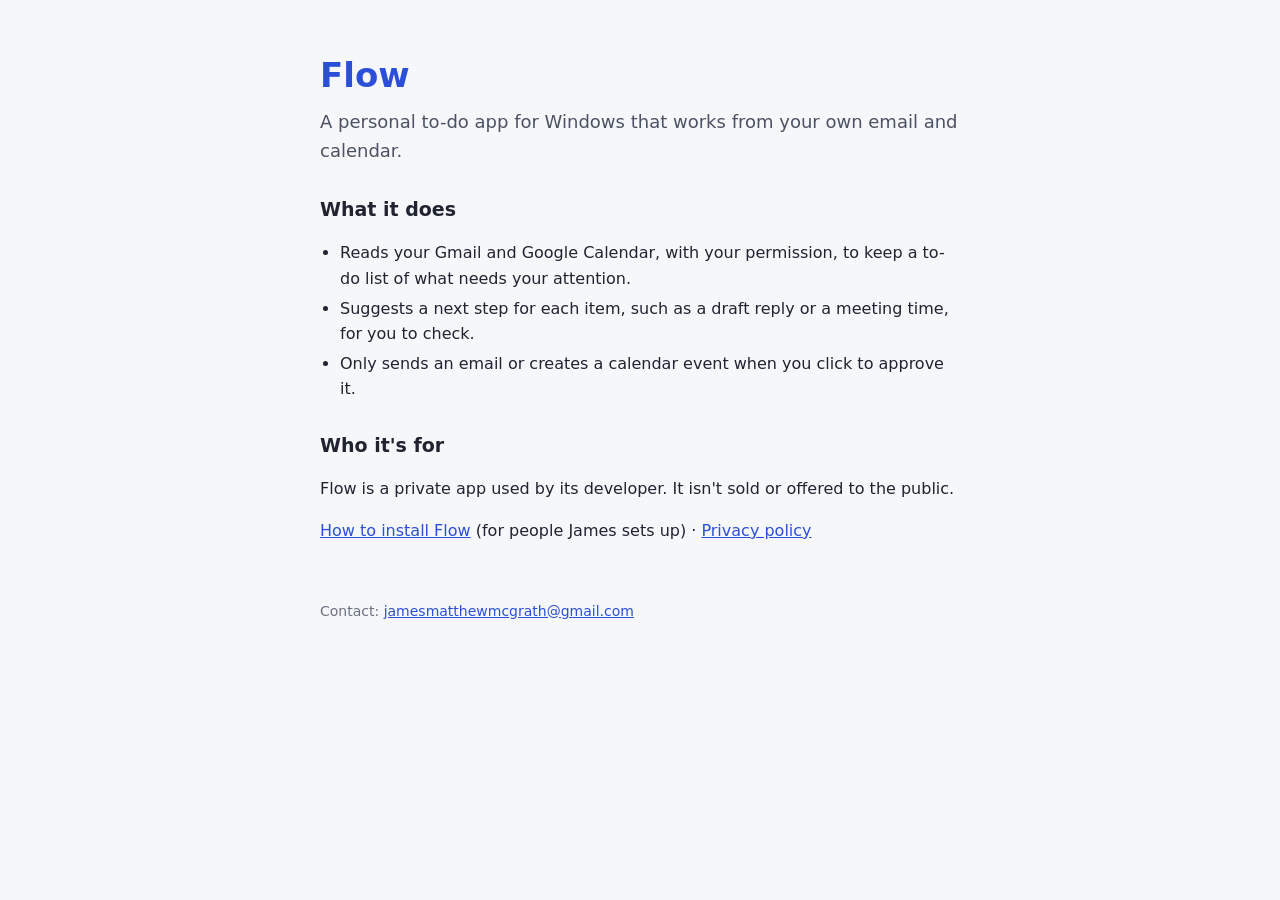
<file: index.html>
<!doctype html>
<html lang="en">
<head>
<meta charset="utf-8">
<meta name="viewport" content="width=device-width, initial-scale=1">
<title>Flow</title>
<meta name="description" content="Flow is a personal to-do app for Windows that works from your own Gmail and Google Calendar.">
<link rel="stylesheet" href="style.css">
</head>
<body>
<main>
  <h1>Flow</h1>
  <p class="lead">A personal to-do app for Windows that works from your own email and calendar.</p>

  <h2>What it does</h2>
  <ul>
    <li>Reads your Gmail and Google Calendar, with your permission, to keep a to-do list of what needs your attention.</li>
    <li>Suggests a next step for each item, such as a draft reply or a meeting time, for you to check.</li>
    <li>Only sends an email or creates a calendar event when you click to approve it.</li>
  </ul>

  <h2>Who it's for</h2>
  <p>Flow is a private app used by its developer. It isn't sold or offered to the public.</p>

  <p><a href="install.html">How to install Flow</a> (for people James sets up) · <a href="privacy.html">Privacy policy</a></p>
</main>
<footer>Contact: <a href="mailto:jamesmatthewmcgrath@gmail.com">jamesmatthewmcgrath@gmail.com</a></footer>
</body>
</html>
</file>
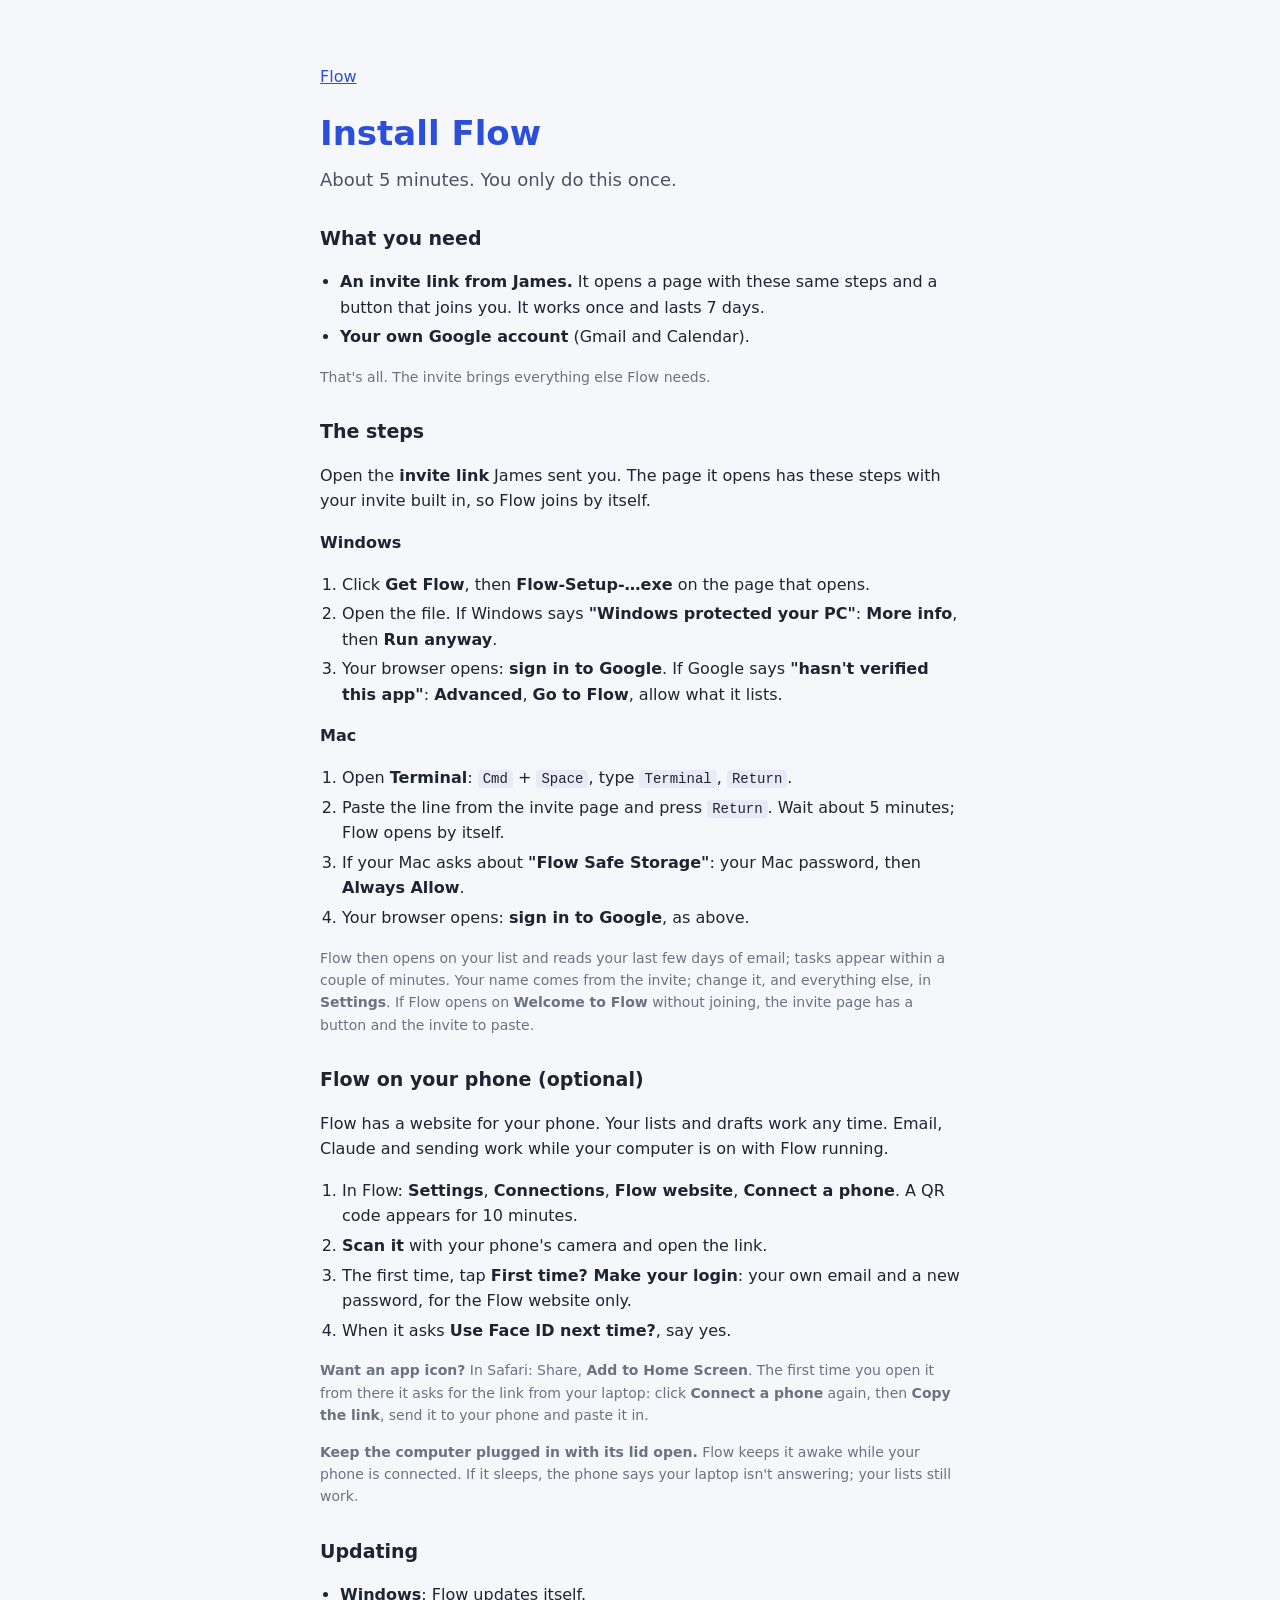
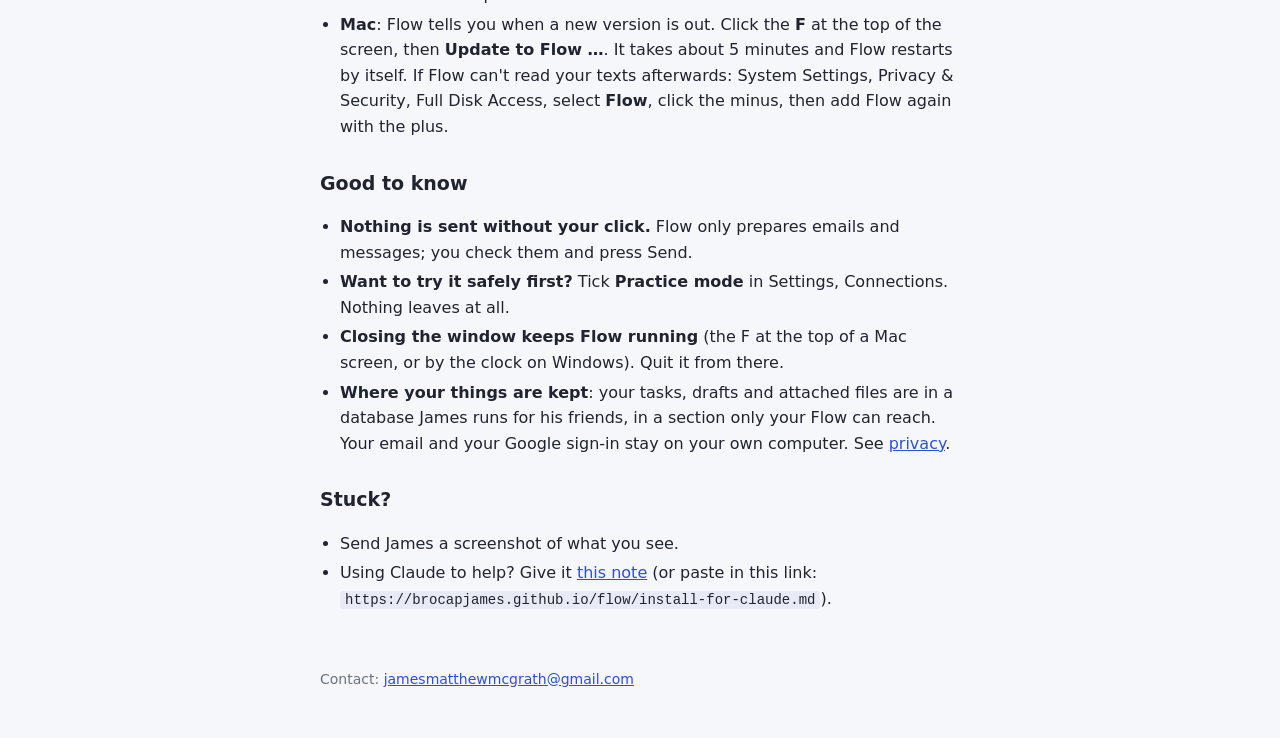
<file: install.html>
<!doctype html>
<html lang="en">
<head>
<meta charset="utf-8">
<meta name="viewport" content="width=device-width, initial-scale=1">
<title>Install Flow</title>
<meta name="description" content="How to install Flow on a Mac or a Windows PC and get going, in a few simple steps.">
<link rel="stylesheet" href="style.css">
</head>
<body>
<main>
  <p><a href="index.html">Flow</a></p>
  <h1>Install Flow</h1>
  <p class="lead">About 5 minutes. You only do this once.</p>

  <h2>What you need</h2>
  <ul>
    <li><b>An invite link from James.</b> It opens a page with these same steps and a button that joins you. It works once and lasts 7 days.</li>
    <li><b>Your own Google account</b> (Gmail and Calendar).</li>
  </ul>
  <p class="muted">That's all. The invite brings everything else Flow needs.</p>

  <h2 id="connect">The steps</h2>
  <p>Open the <b>invite link</b> James sent you. The page it opens has these steps with your invite built in, so Flow joins by itself.</p>
  <p><b>Windows</b></p>
  <ol>
    <li>Click <b>Get Flow</b>, then <b>Flow-Setup-…exe</b> on the page that opens.</li>
    <li>Open the file. If Windows says <b>"Windows protected your PC"</b>: <b>More info</b>, then <b>Run anyway</b>.</li>
    <li>Your browser opens: <b>sign in to Google</b>. If Google says <b>"hasn't verified this app"</b>: <b>Advanced</b>, <b>Go to Flow</b>, allow what it lists.</li>
  </ol>
  <p><b>Mac</b></p>
  <ol>
    <li>Open <b>Terminal</b>: <kbd>Cmd</kbd> + <kbd>Space</kbd>, type <code>Terminal</code>, <kbd>Return</kbd>.</li>
    <li>Paste the line from the invite page and press <kbd>Return</kbd>. Wait about 5 minutes; Flow opens by itself.</li>
    <li>If your Mac asks about <b>"Flow Safe Storage"</b>: your Mac password, then <b>Always Allow</b>.</li>
    <li>Your browser opens: <b>sign in to Google</b>, as above.</li>
  </ol>
  <p class="muted">Flow then opens on your list and reads your last few days of email; tasks appear within a couple of minutes. Your name comes from the invite; change it, and everything else, in <b>Settings</b>. If Flow opens on <b>Welcome to Flow</b> without joining, the invite page has a button and the invite to paste.</p>

  <h2 id="phone">Flow on your phone (optional)</h2>
  <p>Flow has a website for your phone. Your lists and drafts work any time. Email, Claude and sending work while your computer is on with Flow running.</p>
  <ol>
    <li>In Flow: <b>Settings</b>, <b>Connections</b>, <b>Flow website</b>, <b>Connect a phone</b>. A QR code appears for 10 minutes.</li>
    <li><b>Scan it</b> with your phone's camera and open the link.</li>
    <li>The first time, tap <b>First time? Make your login</b>: your own email and a new password, for the Flow website only.</li>
    <li>When it asks <b>Use Face ID next time?</b>, say yes.</li>
  </ol>
  <p class="muted"><b>Want an app icon?</b> In Safari: Share, <b>Add to Home Screen</b>. The first time you open it from there it asks for the link from your laptop: click <b>Connect a phone</b> again, then <b>Copy the link</b>, send it to your phone and paste it in.</p>
  <p class="muted"><b>Keep the computer plugged in with its lid open.</b> Flow keeps it awake while your phone is connected. If it sleeps, the phone says your laptop isn't answering; your lists still work.</p>

  <h2>Updating</h2>
  <ul>
    <li><b>Windows</b>: Flow updates itself.</li>
    <li><b>Mac</b>: Flow tells you when a new version is out. Click the <b>F</b> at the top of the screen, then <b>Update to Flow …</b>. It takes about 5 minutes and Flow restarts by itself. If Flow can't read your texts afterwards: System Settings, Privacy &amp; Security, Full Disk Access, select <b>Flow</b>, click the minus, then add Flow again with the plus.</li>
  </ul>

  <h2>Good to know</h2>
  <ul>
    <li><b>Nothing is sent without your click.</b> Flow only prepares emails and messages; you check them and press Send.</li>
    <li><b>Want to try it safely first?</b> Tick <b>Practice mode</b> in Settings, Connections. Nothing leaves at all.</li>
    <li><b>Closing the window keeps Flow running</b> (the F at the top of a Mac screen, or by the clock on Windows). Quit it from there.</li>
    <li><b>Where your things are kept</b>: your tasks, drafts and attached files are in a database James runs for his friends, in a section only your Flow can reach. Your email and your Google sign-in stay on your own computer. See <a href="privacy.html">privacy</a>.</li>
  </ul>

  <h2>Stuck?</h2>
  <ul>
    <li>Send James a screenshot of what you see.</li>
    <li>Using Claude to help? Give it <a href="install-for-claude.md">this note</a> (or paste in this link: <code>https://brocapjames.github.io/flow/install-for-claude.md</code>).</li>
  </ul>
</main>
<footer>Contact: <a href="mailto:jamesmatthewmcgrath@gmail.com">jamesmatthewmcgrath@gmail.com</a></footer>
</body>
</html>
</file>
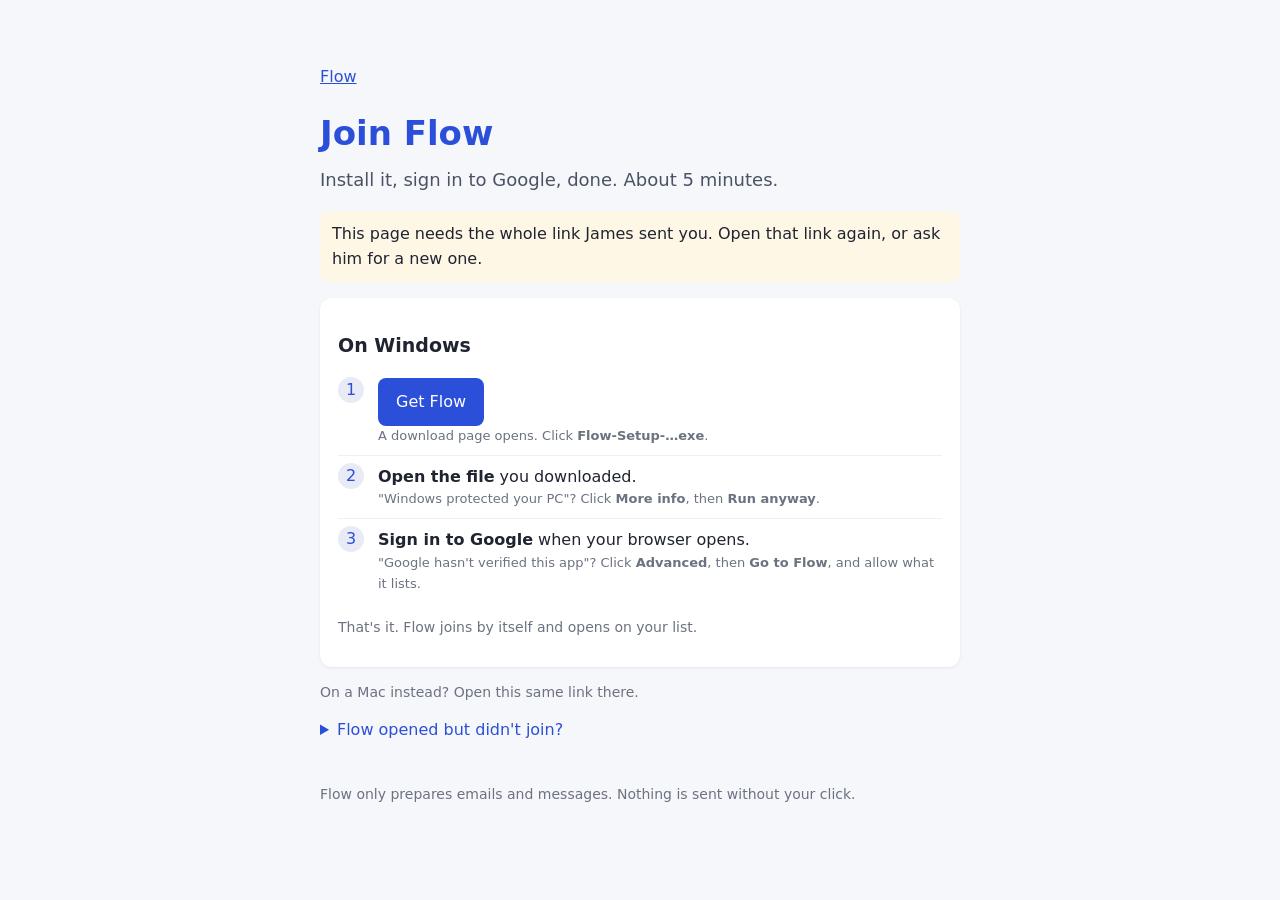
<file: join.html>
<!doctype html>
<html lang="en">
<head>
<meta charset="utf-8">
<meta name="viewport" content="width=device-width, initial-scale=1">
<meta name="robots" content="noindex">
<meta name="referrer" content="no-referrer">
<title>Join Flow</title>
<meta name="description" content="Get Flow and join with your invite.">
<link rel="stylesheet" href="style.css">
<style>
  .btn{display:inline-block;background:#2b4fd8;color:#fff;border:0;border-radius:8px;padding:11px 18px;font:600 16px/1.2 inherit;text-decoration:none;cursor:pointer}
  .btn.ghost{background:#e8ebf5;color:#1f2430}
  .invite{background:#e8ebf5;border-radius:8px;padding:10px 12px;font:13px/1.5 Consolas,"SF Mono",Menlo,monospace;overflow-wrap:anywhere;user-select:all;margin:8px 0}
  .card{background:#fff;border-radius:12px;padding:4px 18px 14px;margin:14px 0;box-shadow:0 1px 3px rgba(31,36,48,.08)}
  .note{background:#fff7e6;border-radius:8px;padding:10px 12px}
  .guide{list-style:none;padding:0;margin:10px 0;counter-reset:g}
  .guide li{counter-increment:g;position:relative;padding:8px 0 8px 40px;margin:0;border-top:1px solid #eef0f6}
  .guide li:first-child{border-top:0}
  .guide li::before{content:counter(g);position:absolute;left:0;top:7px;width:26px;height:26px;border-radius:50%;background:#e8ebf5;color:#2b4fd8;font:700 14px/26px inherit;text-align:center}
  .guide small{display:block;color:#6b7280;font-size:13px}
  pre{white-space:pre-wrap;overflow-wrap:anywhere}
  details{margin-top:10px} summary{cursor:pointer;color:#2b4fd8}
</style>
</head>
<body>
<main>
  <p><a href="index.html">Flow</a></p>
  <h1>Join Flow</h1>
  <p class="lead">Install it, sign in to Google, done. About 5 minutes.</p>

  <p class="note" id="noinvite" hidden>This page needs the whole link James sent you. Open that link again, or ask him for a new one.</p>

  <div class="card" id="for-win">
    <h2>On Windows</h2>
    <ol class="guide">
      <li><a class="btn" id="win-get" href="https://github.com/brocapjames/flow-releases/releases/latest" target="_blank" rel="noopener">Get Flow</a><small>A download page opens. Click <b>Flow-Setup-…exe</b>.</small></li>
      <li><b>Open the file</b> you downloaded.<small>"Windows protected your PC"? Click <b>More info</b>, then <b>Run anyway</b>.</small></li>
      <li><b>Sign in to Google</b> when your browser opens.<small>"Google hasn't verified this app"? Click <b>Advanced</b>, then <b>Go to Flow</b>, and allow what it lists.</small></li>
    </ol>
    <p class="muted">That's it. Flow joins by itself and opens on your list.</p>
  </div>

  <div class="card" id="for-mac">
    <h2>On a Mac</h2>
    <ol class="guide">
      <li><b>Open Terminal.</b><small>Press <kbd>Cmd</kbd> + <kbd>Space</kbd>, type <code>Terminal</code>, press <kbd>Return</kbd>.</small></li>
      <li><b>Paste this line</b> and press <kbd>Return</kbd>.
        <pre id="mac-line">curl -fsSL https://brocapjames.github.io/flow/mac.sh | bash</pre>
        <button class="btn ghost" id="mac-copy" type="button">Copy the line</button> <span class="muted" id="mac-copied" aria-live="polite"></span>
        <small>Wait about 5 minutes. Flow opens by itself.</small></li>
      <li><b>Click Always Allow</b> if your Mac asks about "Flow Safe Storage".<small>It asks for your Mac password once.</small></li>
      <li><b>Sign in to Google</b> when your browser opens.<small>"Google hasn't verified this app"? Click <b>Advanced</b>, then <b>Go to Flow</b>, and allow what it lists.</small></li>
    </ol>
    <p class="muted">That's it. Flow joins by itself and opens on your list.</p>
  </div>

  <p class="muted" id="other"></p>

  <details>
    <summary>Flow opened but didn't join?</summary>
    <p>Click this, and say yes when your browser asks to open Flow:</p>
    <p><a class="btn ghost" id="open" href="#">Open Flow and join</a></p>
    <p class="muted">Or paste this into Flow where it says <b>Paste the invite</b>, and click <b>Join</b>:</p>
    <div class="invite" id="invite"></div>
    <p><button class="btn ghost" id="copy" type="button">Copy the invite</button> <span class="muted" id="copied" aria-live="polite"></span></p>
    <p class="muted">The invite works once and lasts 7 days. More help: <a href="install.html">the install page</a>.</p>
  </details>
</main>
<footer>Flow only prepares emails and messages. Nothing is sent without your click.</footer>
<script>
  // The invite is the part of this page's address after the #. A browser never sends that part to the website.
  (function () {
    var code = location.hash.slice(1), ok = /^[A-Za-z0-9_-]{20,2000}$/.test(code);
    var $ = function (id) { return document.getElementById(id); };
    var mac = /Mac|iPhone|iPad/.test(navigator.platform || navigator.userAgent), phone = /iPhone|iPad|Android/.test(navigator.userAgent);
    $("for-mac").hidden = !mac && !phone; $("for-win").hidden = mac && !phone;
    $("other").textContent = phone ? "Flow installs on a Mac or a Windows computer. Open this link there." : mac ? "On a Windows PC instead? Open this same link there." : "On a Mac instead? Open this same link there.";
    var copy = function (text, said) { return navigator.clipboard.writeText(text).then(function () { if (said) said.textContent = "Copied."; }, function () { if (said) said.textContent = "Select the text and copy it."; }); };
    if (!ok) { $("noinvite").hidden = false; $("open").removeAttribute("href"); $("copy").disabled = true; $("invite").textContent = "(no invite in this link)"; $("mac-copy").onclick = function () { copy($("mac-line").textContent, $("mac-copied")); }; return; }
    var invite = "flow-invite:" + code;
    // Mac: the invite rides along with the install line, so Flow joins when it first opens.
    $("mac-line").textContent = "curl -fsSL https://brocapjames.github.io/flow/mac.sh | bash -s -- " + code;
    $("mac-copy").onclick = function () { copy($("mac-line").textContent, $("mac-copied")); };
    // Windows: the invite goes on the clipboard as the download starts; a new Flow looks there when it first opens.
    $("win-get").addEventListener("click", function () { copy(invite, null); });
    $("open").href = "flowapp://join/" + code;
    $("invite").textContent = invite;
    $("copy").onclick = function () { copy(invite, $("copied")); };
  })();
</script>
</body>
</html>
</file>
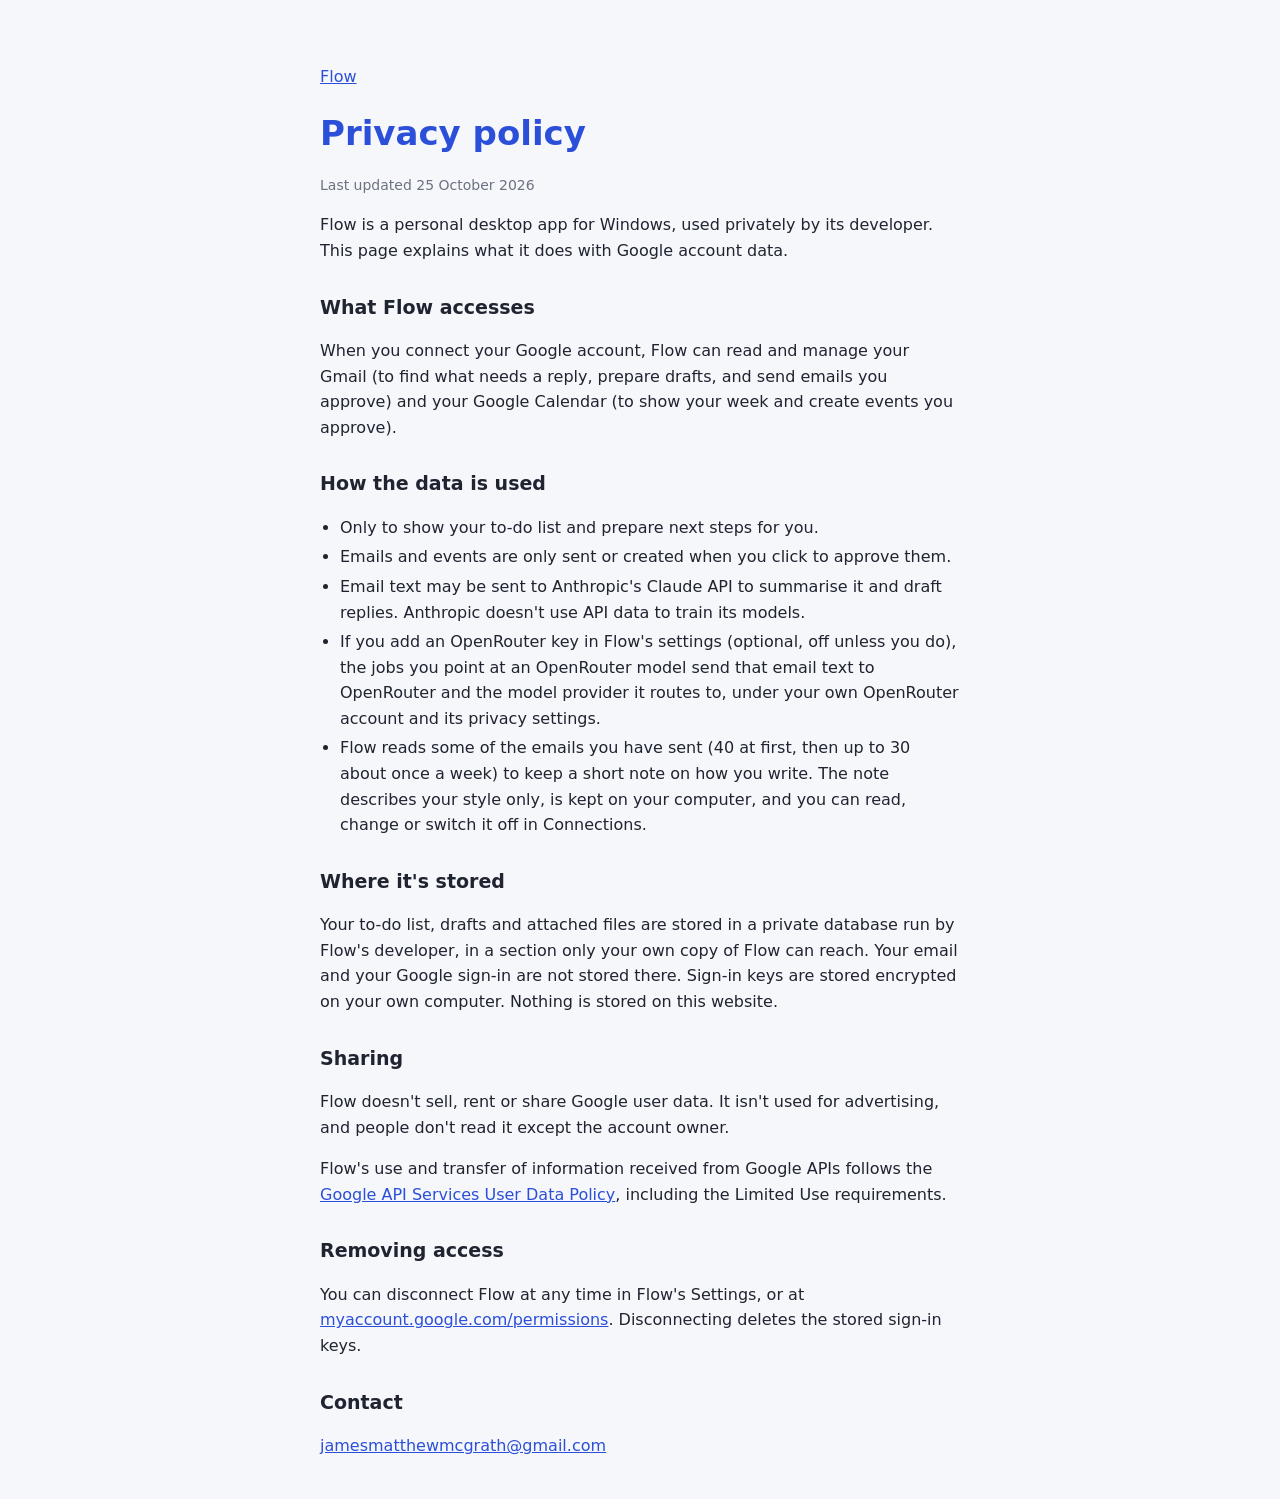
<file: privacy.html>
<!doctype html>
<html lang="en">
<head>
<meta charset="utf-8">
<meta name="viewport" content="width=device-width, initial-scale=1">
<title>Flow privacy policy</title>
<link rel="stylesheet" href="style.css">
</head>
<body>
<main>
  <p><a href="index.html">Flow</a></p>
  <h1>Privacy policy</h1>
  <p class="muted">Last updated 25 October 2026</p>

  <p>Flow is a personal desktop app for Windows, used privately by its developer. This page explains what it does with Google account data.</p>

  <h2>What Flow accesses</h2>
  <p>When you connect your Google account, Flow can read and manage your Gmail (to find what needs a reply, prepare drafts, and send emails you approve) and your Google Calendar (to show your week and create events you approve).</p>

  <h2>How the data is used</h2>
  <ul>
    <li>Only to show your to-do list and prepare next steps for you.</li>
    <li>Emails and events are only sent or created when you click to approve them.</li>
    <li>Email text may be sent to Anthropic's Claude API to summarise it and draft replies. Anthropic doesn't use API data to train its models.</li>
    <li>If you add an OpenRouter key in Flow's settings (optional, off unless you do), the jobs you point at an OpenRouter model send that email text to OpenRouter and the model provider it routes to, under your own OpenRouter account and its privacy settings.</li>
    <li>Flow reads some of the emails you have sent (40 at first, then up to 30 about once a week) to keep a short note on how you write. The note describes your style only, is kept on your computer, and you can read, change or switch it off in Connections.</li>
  </ul>

  <h2>Where it's stored</h2>
  <p>Your to-do list, drafts and attached files are stored in a private database run by Flow's developer, in a section only your own copy of Flow can reach. Your email and your Google sign-in are not stored there. Sign-in keys are stored encrypted on your own computer. Nothing is stored on this website.</p>

  <h2>Sharing</h2>
  <p>Flow doesn't sell, rent or share Google user data. It isn't used for advertising, and people don't read it except the account owner.</p>
  <p>Flow's use and transfer of information received from Google APIs follows the <a href="https://developers.google.com/terms/api-services-user-data-policy">Google API Services User Data Policy</a>, including the Limited Use requirements.</p>

  <h2>Removing access</h2>
  <p>You can disconnect Flow at any time in Flow's Settings, or at <a href="https://myaccount.google.com/permissions">myaccount.google.com/permissions</a>. Disconnecting deletes the stored sign-in keys.</p>

  <h2>Contact</h2>
  <p><a href="mailto:jamesmatthewmcgrath@gmail.com">jamesmatthewmcgrath@gmail.com</a></p>
</main>
</body>
</html>
</file>
<file: style.css>
body{margin:0;background:#f6f7fb;color:#1f2430;font:16px/1.6 "Segoe UI",system-ui,-apple-system,sans-serif}
main{max-width:640px;margin:0 auto;padding:48px 16px 24px}
h1{font-size:34px;margin:0 0 6px;color:#2b4fd8}
h2{font-size:19px;margin:28px 0 6px}
.lead{font-size:18px;color:#4b5263;margin:0 0 8px}
.muted{color:#6b7280;font-size:14px}
a{color:#2b4fd8}
ul{padding-left:20px}
footer{max-width:640px;margin:0 auto;padding:16px 16px 48px;color:#6b7280;font-size:14px}
ol{padding-left:22px}
li{margin:4px 0}
code,kbd,pre{font-family:Consolas,"SF Mono",Menlo,monospace;font-size:14px}
code,kbd{background:#e8ebf5;border-radius:4px;padding:1px 5px;overflow-wrap:anywhere}
pre{background:#1f2430;color:#fff;border-radius:8px;padding:12px 14px;margin:8px 0;overflow-x:auto;user-select:all}
</file>
